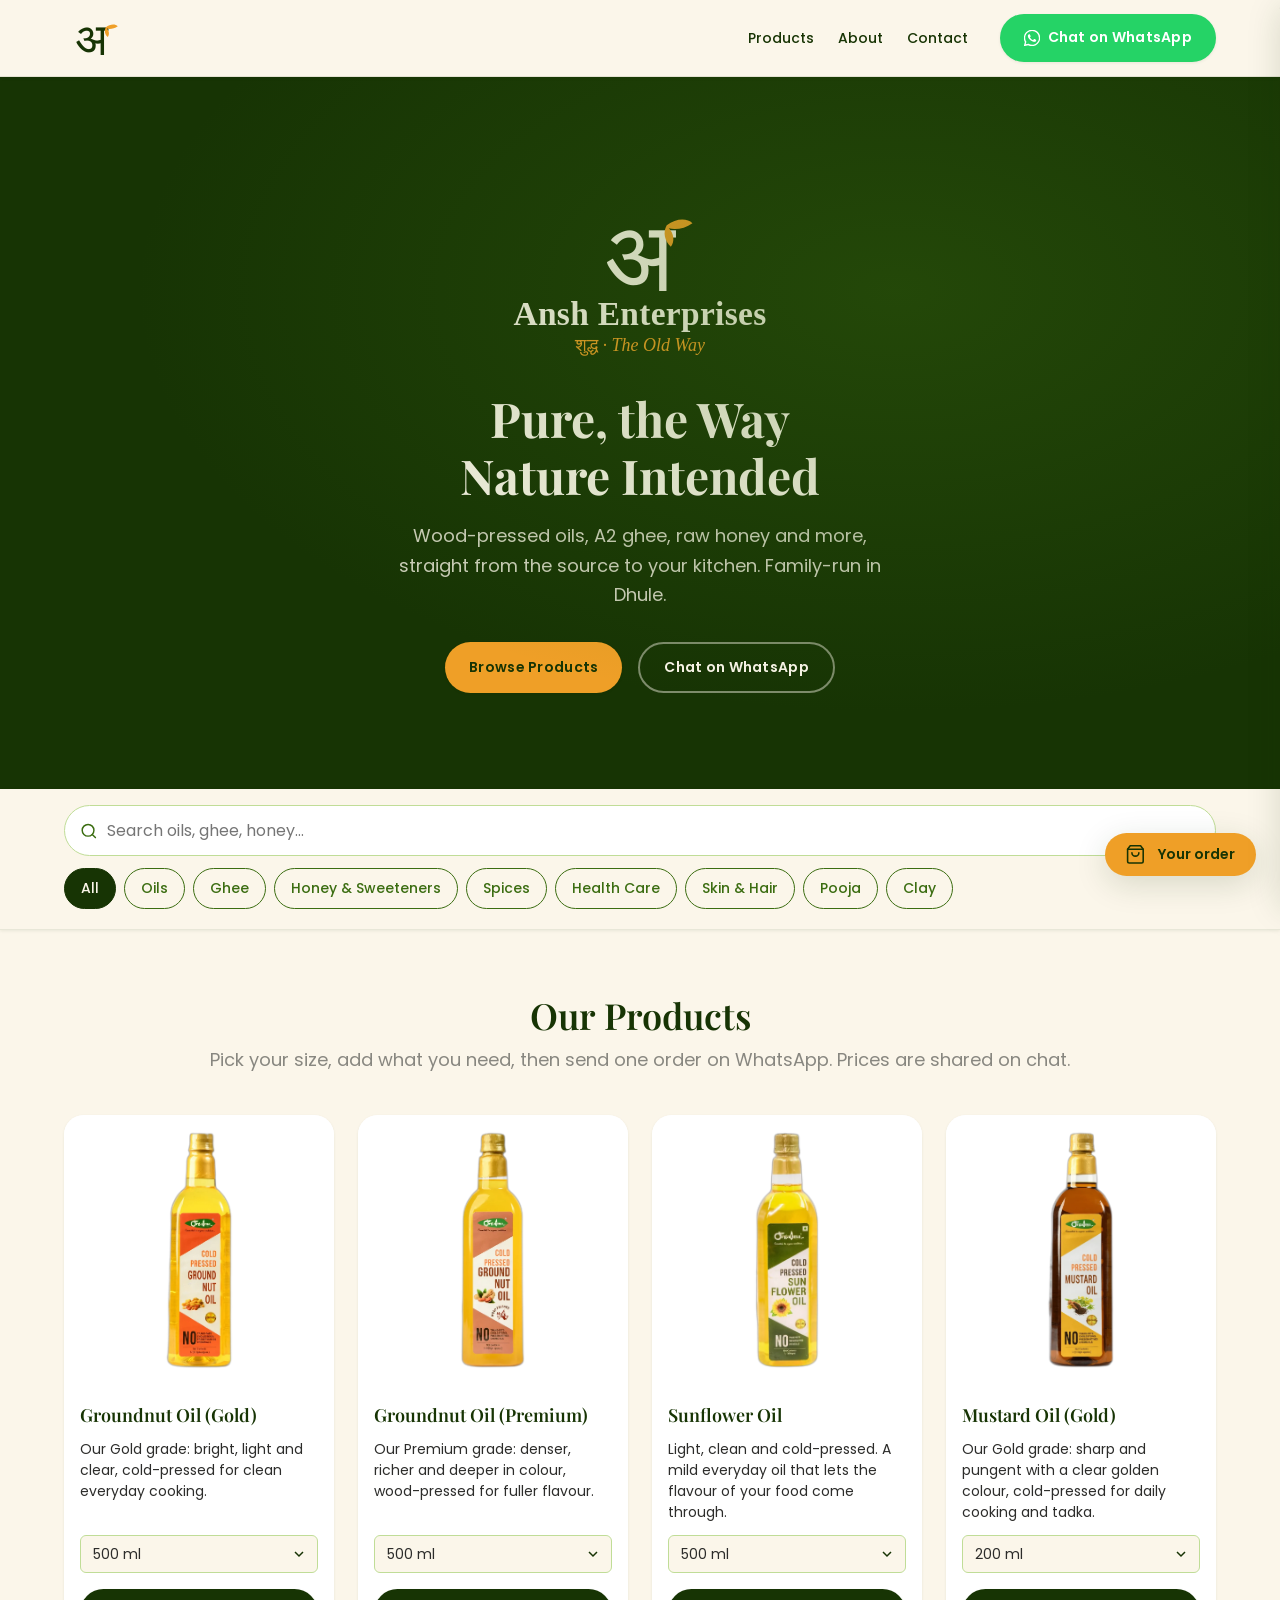
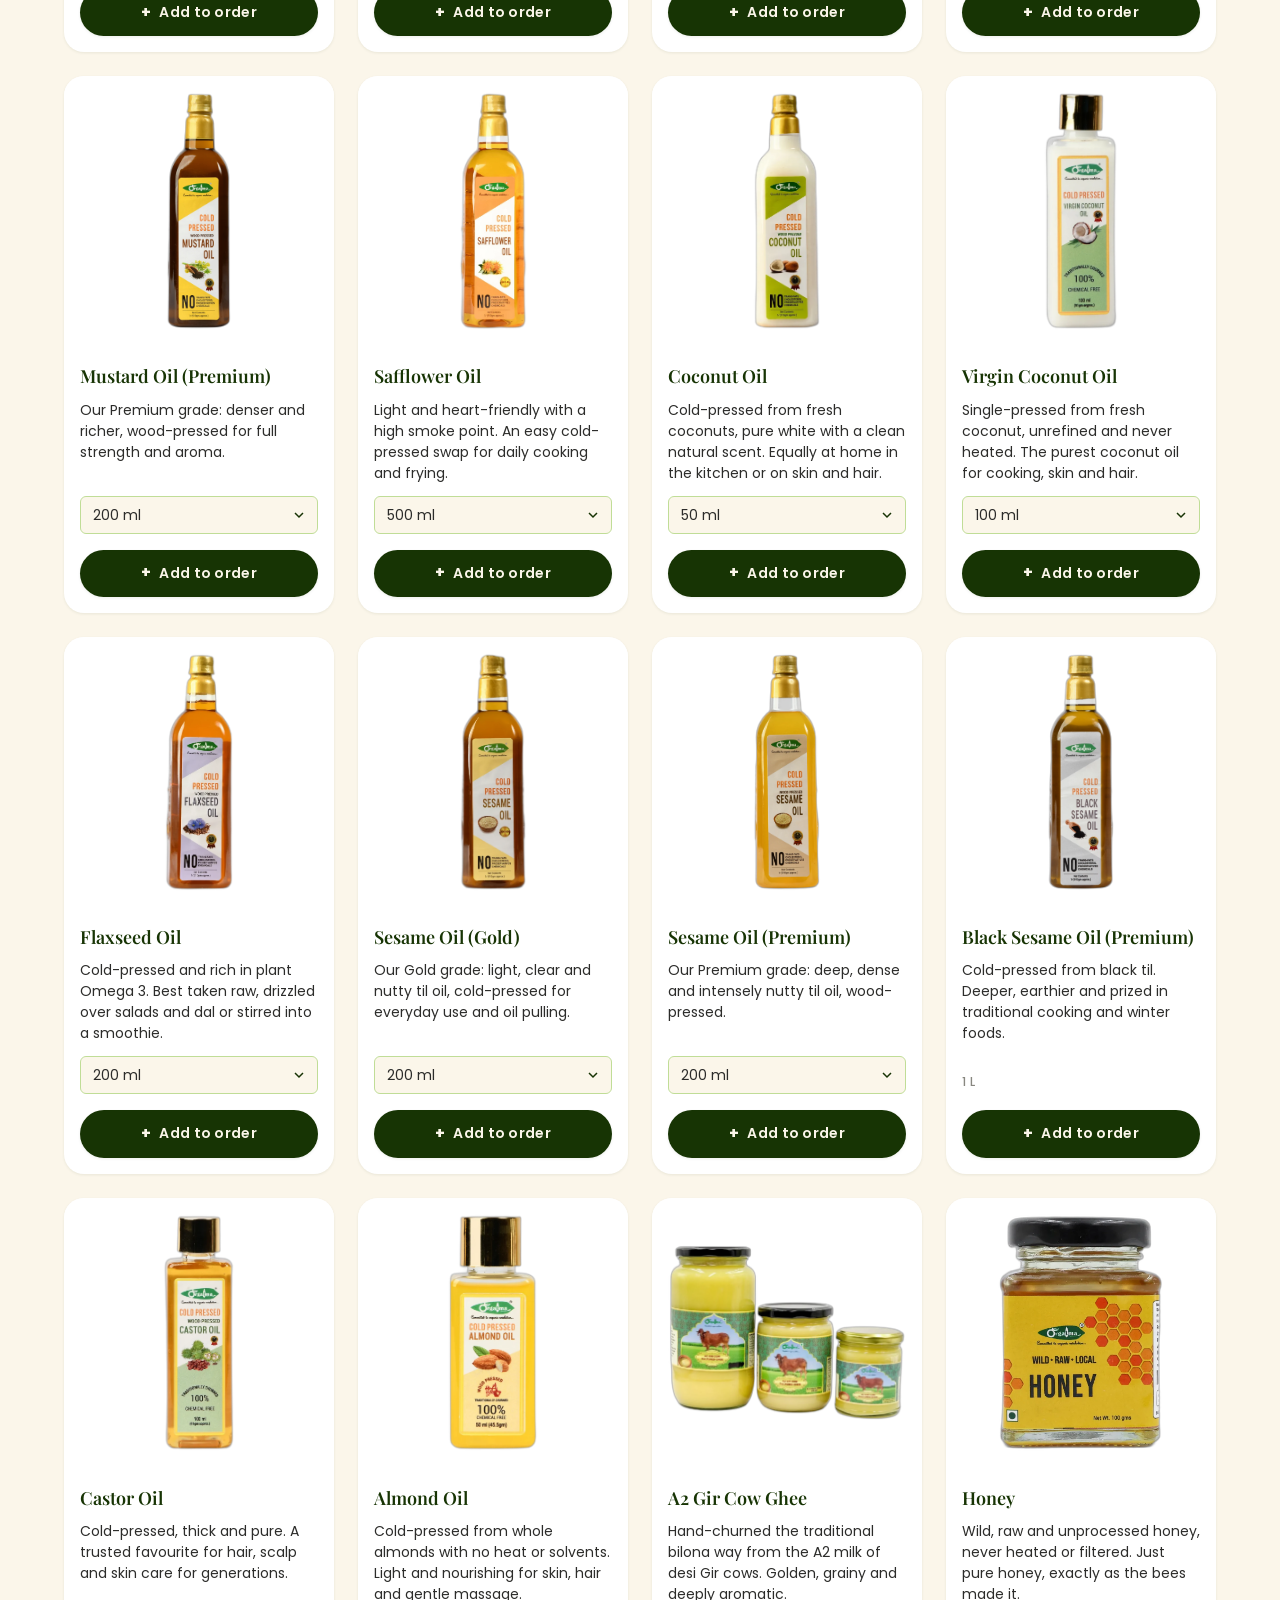
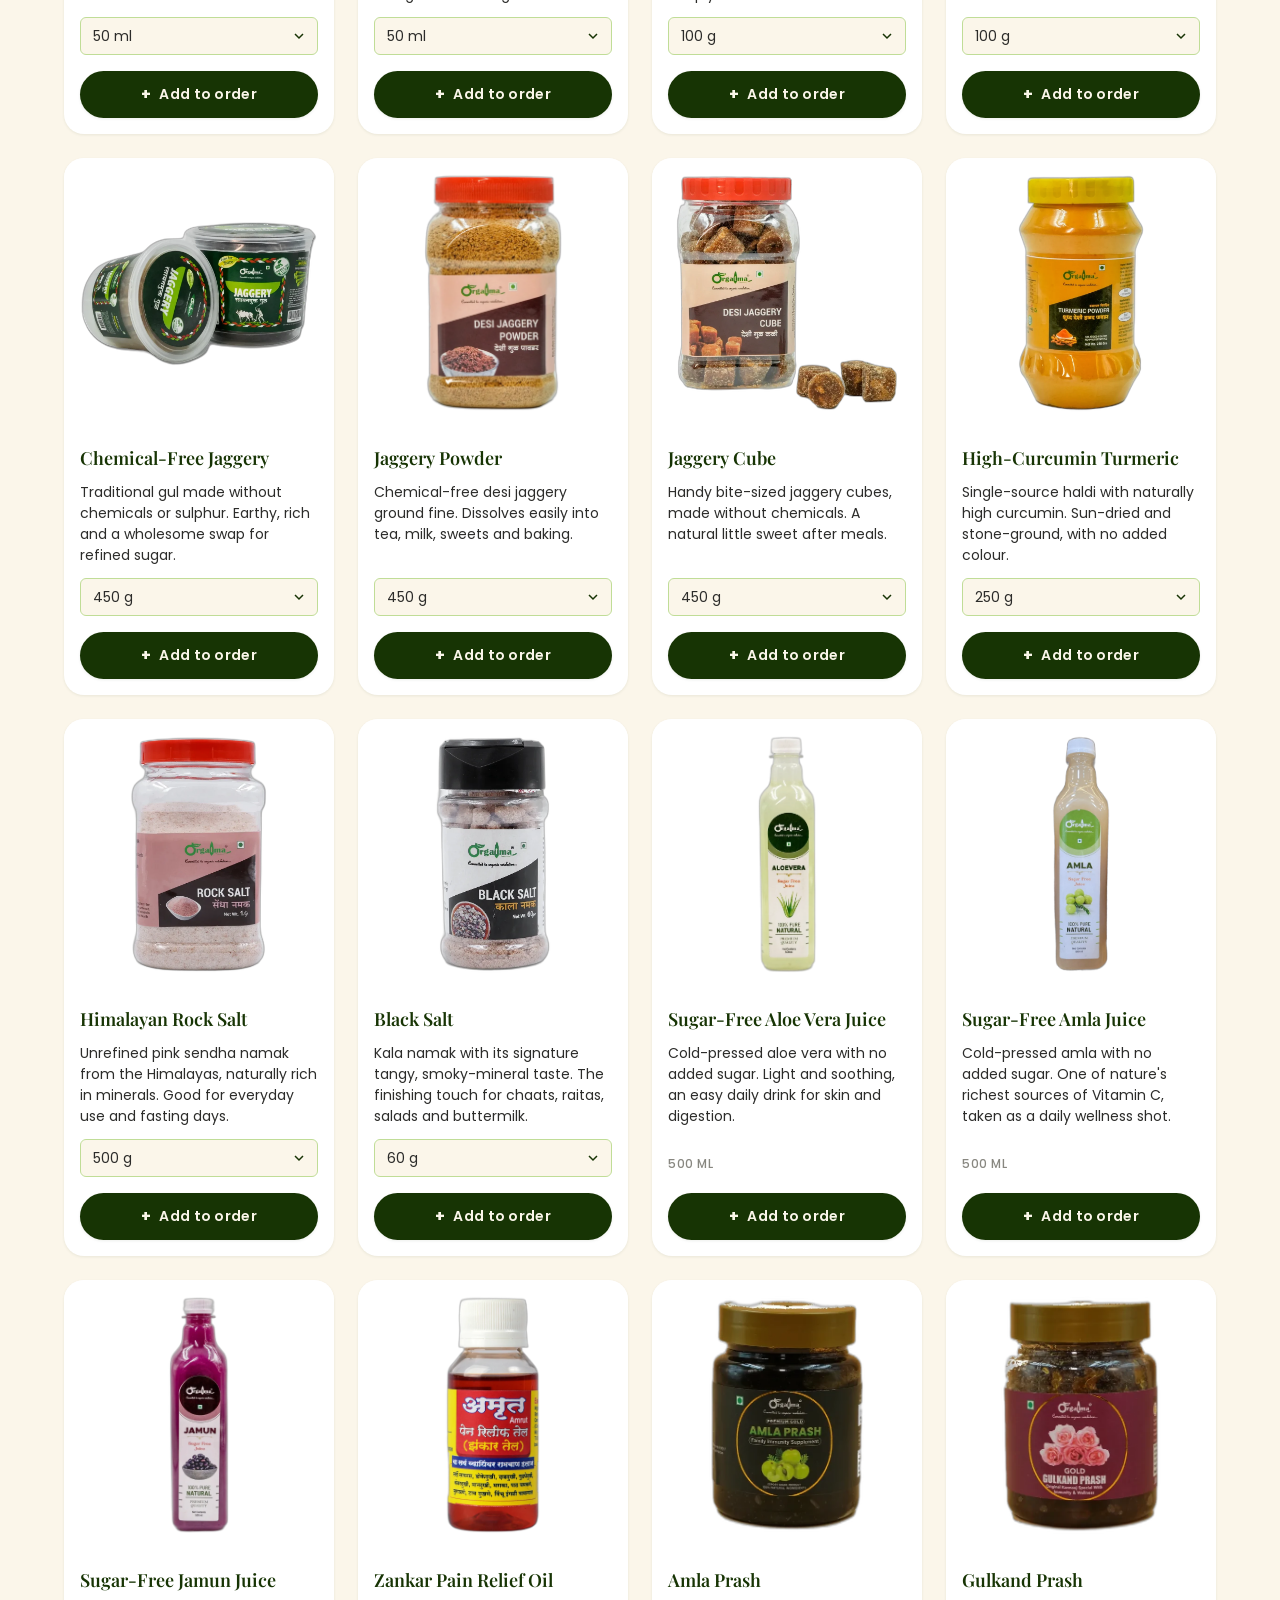
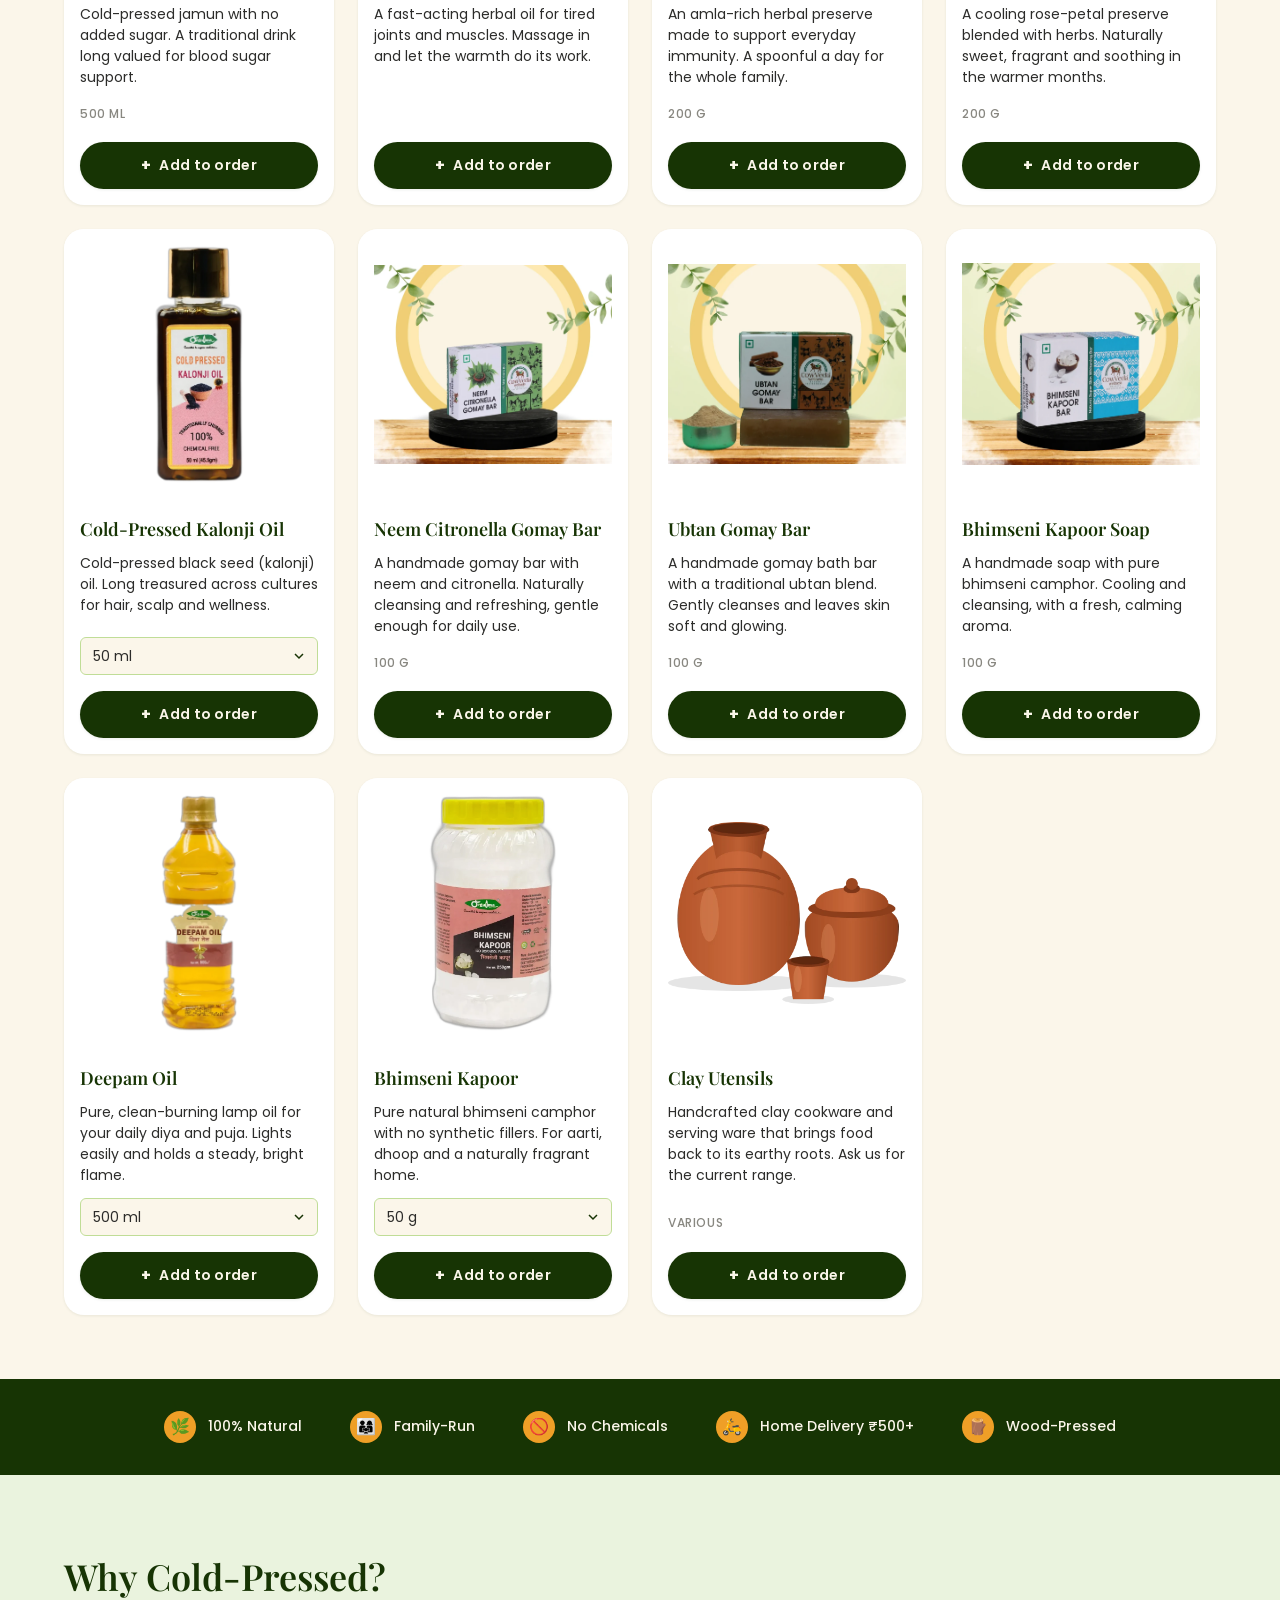
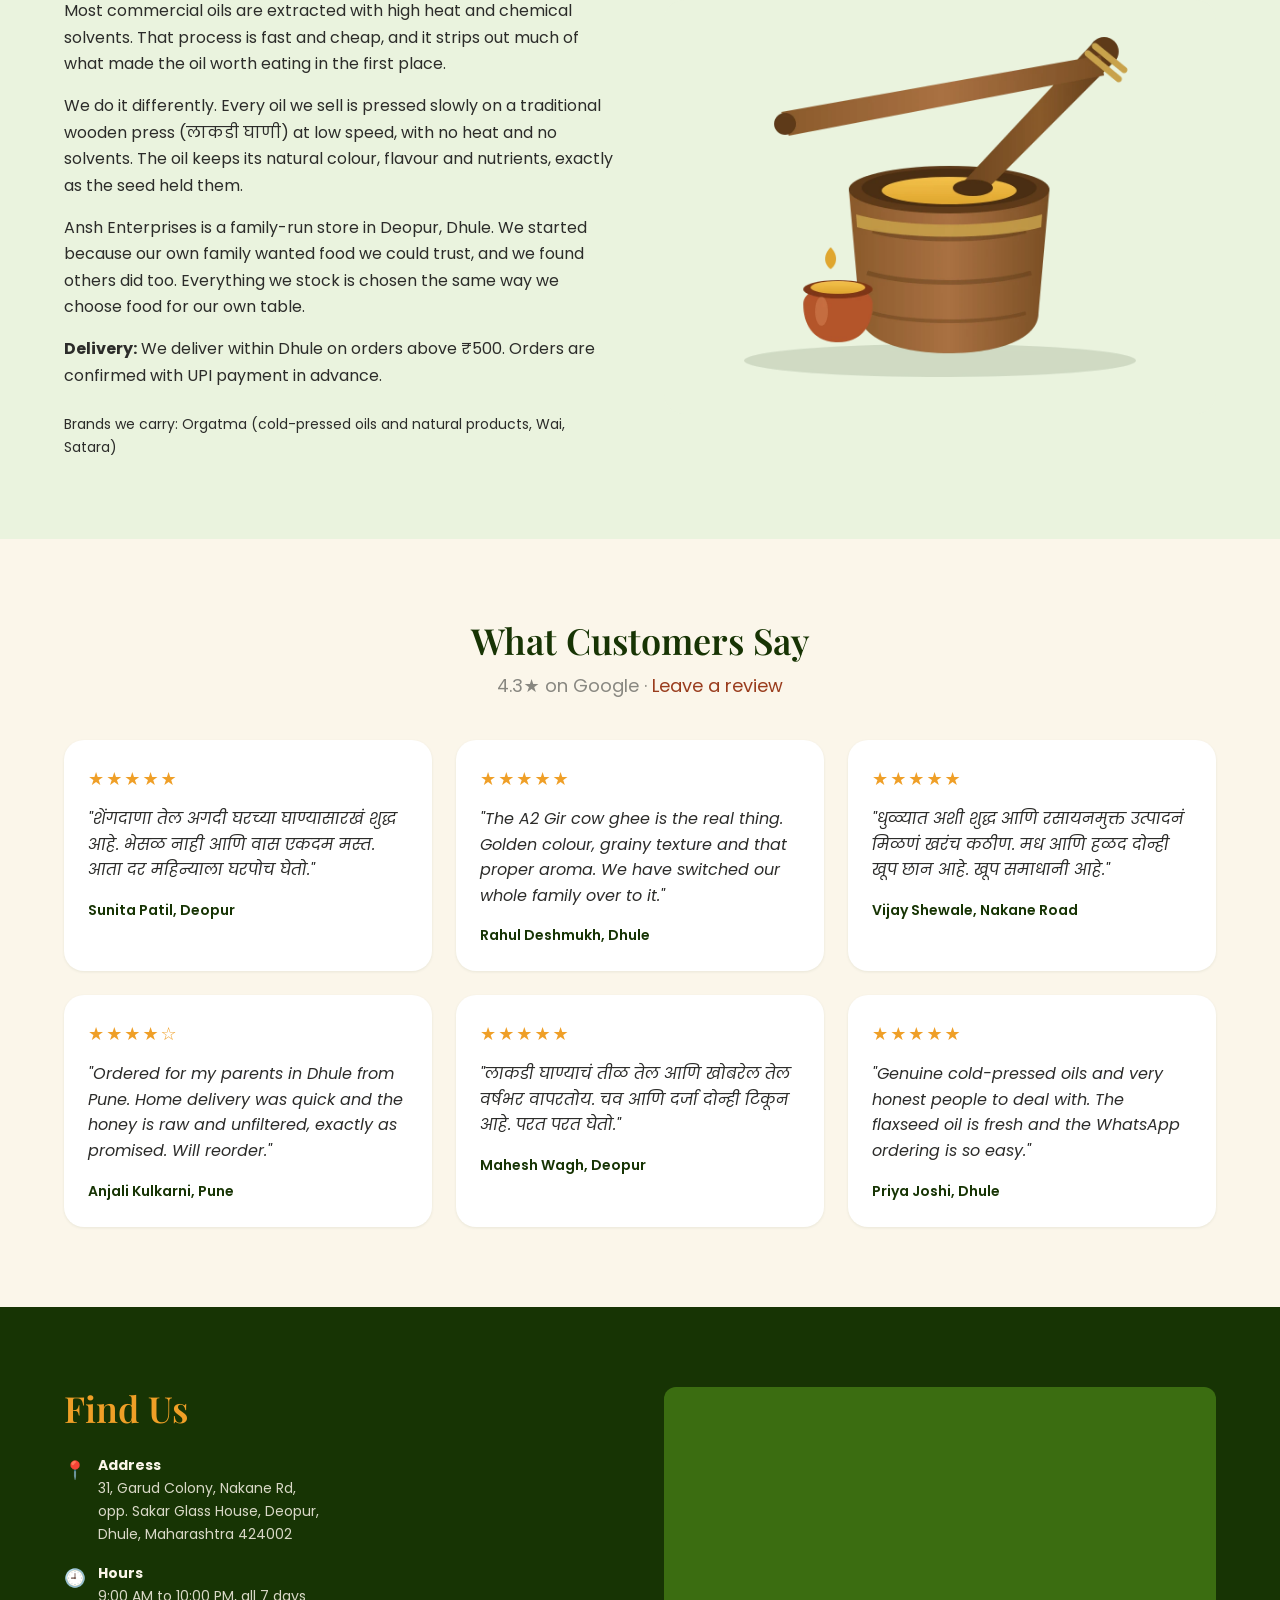
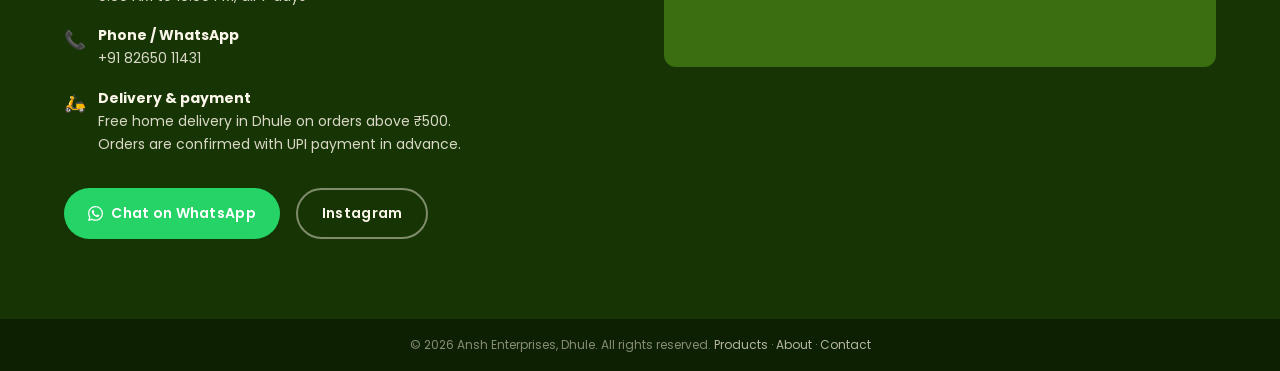
<file: index.html>
<!DOCTYPE html>
<html lang="en">
<head>
  <meta charset="UTF-8">
  <meta name="viewport" content="width=device-width, initial-scale=1.0">
  <title>Ansh Enterprises Dhule | Cold-Pressed Oil &amp; Natural Products | लाकडी घाणी तेल</title>
  <meta name="description" content="Ansh Enterprises, Dhule. Cold-pressed (लाकडी घाणी) oils, A2 gir cow ghee, natural honey and organic products. Home delivery in Dhule on orders above ₹500. Order on WhatsApp.">
  <meta name="keywords" content="cold pressed oil Dhule, लाकडी घाणी तेल धुळे, A2 gir cow ghee Dhule, organic store Dhule, wood pressed oil Maharashtra, Ansh Enterprises">

  <link rel="canonical" href="https://ankushpatil45.github.io/ansh-enterprises/">
  <link rel="icon" type="image/svg+xml" href="assets/img/favicon.svg?v=9">

  <!-- Open Graph -->
  <meta property="og:type"        content="website">
  <meta property="og:url"         content="https://ankushpatil45.github.io/ansh-enterprises/">
  <meta property="og:title"       content="Ansh Enterprises Dhule | Cold-Pressed Oils &amp; Natural Products">
  <meta property="og:description" content="Wood-pressed oils, A2 ghee, raw honey and more. Home delivery in Dhule. Order on WhatsApp.">
  <meta property="og:image"       content="https://ankushpatil45.github.io/ansh-enterprises/assets/img/og-image.png">
  <meta property="og:locale"      content="en_IN">
  <meta property="og:site_name"   content="Ansh Enterprises">

  <meta name="twitter:card"        content="summary_large_image">
  <meta name="twitter:title"       content="Ansh Enterprises Dhule | Cold-Pressed Oils">
  <meta name="twitter:description" content="Wood-pressed oils, A2 ghee, raw honey and more.">
  <meta name="twitter:image"       content="https://ankushpatil45.github.io/ansh-enterprises/assets/img/og-image.png">

  <link rel="preconnect" href="https://fonts.googleapis.com">
  <link rel="preconnect" href="https://fonts.gstatic.com" crossorigin>
  <link href="https://fonts.googleapis.com/css2?family=Playfair+Display:ital,wght@0,400;0,600;0,700;1,400&family=Poppins:wght@300;400;500;600&family=Noto+Serif+Devanagari:wght@400;500;600&display=swap" rel="stylesheet">

  <link rel="stylesheet" href="assets/css/styles.css?v=11">

  <script type="application/ld+json">
  {
    "@context": "https://schema.org",
    "@type": "LocalBusiness",
    "name": "Ansh Enterprises",
    "description": "Cold-pressed oils, A2 ghee, natural honey and organic products. Home delivery in Dhule.",
    "url": "https://ankushpatil45.github.io/ansh-enterprises",
    "telephone": "+918265011431",
    "priceRange": "₹₹",
    "address": {
      "@type": "PostalAddress",
      "streetAddress": "31, Garud Colony, Nakane Rd, opposite Sakar Glass House, Deopur",
      "addressLocality": "Dhule",
      "addressRegion": "Maharashtra",
      "postalCode": "424002",
      "addressCountry": "IN"
    },
    "geo": { "@type": "GeoCoordinates", "latitude": "20.9042", "longitude": "74.7749" },
    "openingHoursSpecification": {
      "@type": "OpeningHoursSpecification",
      "dayOfWeek": ["Monday","Tuesday","Wednesday","Thursday","Friday","Saturday","Sunday"],
      "opens": "09:00", "closes": "22:00"
    },
    "sameAs": [
      "https://www.instagram.com/ansh_cold_pressed_oil",
      "https://share.google/uxPhYZIj9RsNsyaWk"
    ]
  }
  </script>
</head>
<body>

  <!-- ============ HEADER ============ -->
  <header class="site-header" role="banner">
    <div class="container header-inner">
      <a href="#" class="site-logo" aria-label="Ansh Enterprises, home">
        <img src="assets/img/logo-mark.svg?v=9" alt="Ansh Enterprises" height="52">
      </a>

      <nav class="site-nav" aria-label="Main navigation">
        <ul class="nav-links" id="nav-links" role="list">
          <li><a href="#products">Products</a></li>
          <li><a href="#about">About</a></li>
          <li><a href="#contact">Contact</a></li>
        </ul>
        <div class="nav-cta" id="nav-cta">
          <a class="btn btn-whatsapp js-wa-general" href="#" target="_blank" rel="noopener noreferrer">
            Chat on WhatsApp
          </a>
        </div>
      </nav>

      <div class="header-actions">
        <a class="header-wa js-wa-general" href="#" target="_blank" rel="noopener noreferrer" aria-label="Chat with us on WhatsApp">
          <svg viewBox="0 0 24 24" fill="currentColor" aria-hidden="true"><path d="M17.472 14.382c-.297-.149-1.758-.867-2.03-.967-.273-.099-.471-.148-.67.15-.197.297-.767.966-.94 1.164-.173.199-.347.223-.644.075-.297-.15-1.255-.463-2.39-1.475-.883-.788-1.48-1.761-1.653-2.059-.173-.297-.018-.458.13-.606.134-.133.298-.347.446-.52.149-.174.198-.298.298-.497.099-.198.05-.371-.025-.52-.075-.149-.669-1.612-.916-2.207-.242-.579-.487-.5-.669-.51-.173-.008-.371-.01-.57-.01-.198 0-.52.074-.792.372-.272.297-1.04 1.016-1.04 2.479 0 1.462 1.065 2.875 1.213 3.074.149.198 2.096 3.2 5.077 4.487.709.306 1.262.489 1.694.625.712.227 1.36.195 1.871.118.571-.085 1.758-.719 2.006-1.413.248-.694.248-1.289.173-1.413-.074-.124-.272-.198-.57-.347m-5.421 7.403h-.004a9.87 9.87 0 01-5.031-1.378l-.361-.214-3.741.982.998-3.648-.235-.374a9.86 9.86 0 01-1.51-5.26c.001-5.45 4.436-9.884 9.888-9.884 2.64 0 5.122 1.03 6.988 2.898a9.825 9.825 0 012.893 6.994c-.003 5.45-4.437 9.884-9.885 9.884m8.413-18.297A11.815 11.815 0 0012.05 0C5.495 0 .16 5.335.157 11.892c0 2.096.547 4.142 1.588 5.945L.057 24l6.305-1.654a11.882 11.882 0 005.683 1.448h.005c6.554 0 11.89-5.335 11.893-11.893a11.821 11.821 0 00-3.48-8.413z"></path></svg>
        </a>
        <button class="hamburger" id="hamburger" aria-label="Open menu" aria-expanded="false" aria-controls="nav-links">
          <span></span><span></span><span></span>
        </button>
      </div>
    </div>
  </header>

  <main id="main-content">

    <!-- ============ HERO ============ -->
    <section class="hero" aria-labelledby="hero-heading">
      <div class="container">
        <img class="hero-logo" src="assets/img/logo-stacked-reversed.svg?v=9" alt="Ansh Enterprises" width="260">
        <h1 id="hero-heading" aria-label="Pure, the way nature intended">Pure, the Way<br>Nature Intended</h1>
        <p class="hero-sub">
          Wood-pressed oils, A2 ghee, raw honey and more,
          straight from the source to your kitchen. Family-run in Dhule.
        </p>
        <div class="hero-actions">
          <a class="btn btn-primary" href="#products">Browse Products</a>
          <a class="btn btn-secondary btn-on-dark js-wa-general" href="#" target="_blank" rel="noopener noreferrer">
            Chat on WhatsApp
          </a>
        </div>
      </div>
    </section>

    <!-- ============ SEARCH + CATEGORY NAV (sticky) ============ -->
    <div class="browse-bar" id="browse-bar">
      <div class="container">
        <div class="search-wrap">
          <span class="search-icon" aria-hidden="true">
            <svg viewBox="0 0 24 24" fill="none" stroke="currentColor" stroke-width="2" stroke-linecap="round" stroke-linejoin="round">
              <circle cx="11" cy="11" r="8"></circle>
              <path d="m21 21-4.3-4.3"></path>
            </svg>
          </span>
          <input type="search" id="product-search" class="search-input"
                 placeholder="Search oils, ghee, honey…" aria-label="Search products" autocomplete="off">
        </div>
        <nav class="category-nav" aria-label="Product categories">
          <div class="category-chips" id="category-chips" role="list"></div>
        </nav>
      </div>
    </div>

    <!-- ============ PRODUCT GRID ============ -->
    <section class="products-section section" id="products" aria-labelledby="products-heading">
      <div class="container">
        <div class="section-heading">
          <h2 id="products-heading">Our Products</h2>
          <p>Pick your size, add what you need, then send one order on WhatsApp. Prices are shared on chat.</p>
        </div>
        <div class="product-grid" id="product-grid" role="list">
          <p class="text-muted text-center" style="grid-column:1/-1">Loading products…</p>
        </div>
      </div>
    </section>

    <!-- ============ TRUST STRIP ============ -->
    <div class="trust-strip" aria-label="Our promises">
      <div class="container">
        <ul class="trust-items" role="list">
          <li class="trust-item"><span class="trust-item__icon" aria-hidden="true">🌿</span>100% Natural</li>
          <li class="trust-item"><span class="trust-item__icon" aria-hidden="true">👨‍👩‍👧</span>Family-Run</li>
          <li class="trust-item"><span class="trust-item__icon" aria-hidden="true">🚫</span>No Chemicals</li>
          <li class="trust-item"><span class="trust-item__icon" aria-hidden="true">🛵</span>Home Delivery ₹500+</li>
          <li class="trust-item"><span class="trust-item__icon" aria-hidden="true">🪵</span>Wood-Pressed</li>
        </ul>
      </div>
    </div>

    <!-- ============ ABOUT ============ -->
    <section class="section section--alt" id="about" aria-labelledby="about-heading">
      <div class="container">
        <div class="about-grid">
          <div class="about-text">
            <h2 id="about-heading">Why Cold-Pressed?</h2>
            <p>
              Most commercial oils are extracted with high heat and chemical solvents.
              That process is fast and cheap, and it strips out much of what made the oil
              worth eating in the first place.
            </p>
            <p>
              We do it differently. Every oil we sell is pressed slowly on a traditional
              wooden press (लाकडी घाणी) at low speed, with no heat and no solvents. The oil
              keeps its natural colour, flavour and nutrients, exactly as the seed held them.
            </p>
            <p>
              Ansh Enterprises is a family-run store in Deopur, Dhule. We started because
              our own family wanted food we could trust, and we found others did too.
              Everything we stock is chosen the same way we choose food for our own table.
            </p>
            <p>
              <strong>Delivery:</strong> We deliver within Dhule on orders above ₹500.
              Orders are confirmed with UPI payment in advance.
            </p>
            <p class="text-muted" style="font-size:var(--text-sm);margin-top:var(--space-6);">
              Brands we carry: Orgatma (cold-pressed oils and natural products, Wai, Satara)
            </p>
          </div>
          <div class="about-image">
            <img src="assets/img/ghani-illustration.webp" alt="Traditional wooden ghani (kolhu) pressing oil into a clay pot" loading="lazy" style="max-width:82%;max-height:82%;object-fit:contain;">
          </div>
        </div>
      </div>
    </section>

    <!-- ============ REVIEWS ============ -->
    <section class="section" id="reviews" aria-labelledby="reviews-heading">
      <div class="container">
        <div class="section-heading">
          <h2 id="reviews-heading">What Customers Say</h2>
          <p>4.3★ on Google ·
            <a href="https://g.page/r/CT4JK8Ze2bKzEBE/review" target="_blank" rel="noopener noreferrer" style="color:var(--color-terracotta-dk);">Leave a review</a>
          </p>
        </div>
        <div class="reviews-grid">
          <article class="review-card">
            <div class="review-stars" aria-label="5 out of 5 stars">★★★★★</div>
            <p class="review-text">"शेंगदाणा तेल अगदी घरच्या घाण्यासारखं शुद्ध आहे. भेसळ नाही आणि वास एकदम मस्त. आता दर महिन्याला घरपोच घेतो."</p>
            <p class="review-author">Sunita Patil, Deopur</p>
          </article>
          <article class="review-card">
            <div class="review-stars" aria-label="5 out of 5 stars">★★★★★</div>
            <p class="review-text">"The A2 Gir cow ghee is the real thing. Golden colour, grainy texture and that proper aroma. We have switched our whole family over to it."</p>
            <p class="review-author">Rahul Deshmukh, Dhule</p>
          </article>
          <article class="review-card">
            <div class="review-stars" aria-label="5 out of 5 stars">★★★★★</div>
            <p class="review-text">"धुळ्यात अशी शुद्ध आणि रसायनमुक्त उत्पादनं मिळणं खरंच कठीण. मध आणि हळद दोन्ही खूप छान आहे. खूप समाधानी आहे."</p>
            <p class="review-author">Vijay Shewale, Nakane Road</p>
          </article>
          <article class="review-card">
            <div class="review-stars" aria-label="4 out of 5 stars">★★★★☆</div>
            <p class="review-text">"Ordered for my parents in Dhule from Pune. Home delivery was quick and the honey is raw and unfiltered, exactly as promised. Will reorder."</p>
            <p class="review-author">Anjali Kulkarni, Pune</p>
          </article>
          <article class="review-card">
            <div class="review-stars" aria-label="5 out of 5 stars">★★★★★</div>
            <p class="review-text">"लाकडी घाण्याचं तीळ तेल आणि खोबरेल तेल वर्षभर वापरतोय. चव आणि दर्जा दोन्ही टिकून आहे. परत परत घेतो."</p>
            <p class="review-author">Mahesh Wagh, Deopur</p>
          </article>
          <article class="review-card">
            <div class="review-stars" aria-label="5 out of 5 stars">★★★★★</div>
            <p class="review-text">"Genuine cold-pressed oils and very honest people to deal with. The flaxseed oil is fresh and the WhatsApp ordering is so easy."</p>
            <p class="review-author">Priya Joshi, Dhule</p>
          </article>
        </div>
      </div>
    </section>

    <!-- ============ CONTACT ============ -->
    <section class="contact-section" id="contact" aria-labelledby="contact-heading">
      <div class="container">
        <div class="contact-grid">
          <div class="contact-info">
            <h2 id="contact-heading">Find Us</h2>

            <div class="contact-detail">
              <span class="contact-detail__icon" aria-hidden="true">📍</span>
              <div class="contact-detail__text">
                <strong>Address</strong>
                31, Garud Colony, Nakane Rd,<br>
                opp. Sakar Glass House, Deopur,<br>
                Dhule, Maharashtra 424002
              </div>
            </div>

            <div class="contact-detail">
              <span class="contact-detail__icon" aria-hidden="true">🕘</span>
              <div class="contact-detail__text">
                <strong>Hours</strong>
                9:00 AM to 10:00 PM, all 7 days
              </div>
            </div>

            <div class="contact-detail">
              <span class="contact-detail__icon" aria-hidden="true">📞</span>
              <div class="contact-detail__text">
                <strong>Phone / WhatsApp</strong>
                <a href="tel:+918265011431" style="color:rgba(251,246,234,.85);">+91 82650 11431</a>
              </div>
            </div>

            <div class="contact-detail">
              <span class="contact-detail__icon" aria-hidden="true">🛵</span>
              <div class="contact-detail__text">
                <strong>Delivery &amp; payment</strong>
                Free home delivery in Dhule on orders above ₹500.<br>
                Orders are confirmed with UPI payment in advance.
              </div>
            </div>

            <div style="margin-top:var(--space-8);display:flex;gap:var(--space-4);flex-wrap:wrap;">
              <a class="btn btn-whatsapp js-wa-general" href="#" target="_blank" rel="noopener noreferrer">Chat on WhatsApp</a>
              <a class="btn btn-secondary btn-on-dark" href="https://www.instagram.com/ansh_cold_pressed_oil" target="_blank" rel="noopener noreferrer">Instagram</a>
            </div>
          </div>

          <div class="map-embed">
            <iframe
              title="Ansh Enterprises location on Google Maps"
              src="https://www.google.com/maps/embed?pb=!1m18!1m12!1m3!1d232.9426092823126!2d74.7685775905538!3d20.909030482255268!2m3!1f0!2f0!3f0!3m2!1i1024!2i768!4f13.1!3m3!1m2!1s0x3bdec5f245f57a4f%3A0xb3b2d95ec62b093e!2zT1JHQVRNQSB8IEFOU0ggRU5URVJQUklTRVMgLSBDb2xkIFByZXNzZWQgT2lsICjgpLLgpL7gpJXgpKHgpYAg4KSY4KS-4KSj4KWN4KSv4KS-4KSa4KWHIOCktuClgeCkpuCljeCkpyDgpKTgpYfgpLIpIGFuZCBPcmdhbmljIFByb2R1Y3Rz!5e0!3m2!1sen!2sca!4v1782662063476!5m2!1sen!2sca"
              loading="lazy" referrerpolicy="strict-origin-when-cross-origin" allowfullscreen></iframe>
          </div>
        </div>
      </div>
    </section>

  </main>

  <!-- ============ FOOTER ============ -->
  <footer class="footer-bar" role="contentinfo">
    <div class="container">
      <p>© <span id="year"></span> Ansh Enterprises, Dhule. All rights reserved.
        <a href="#products">Products</a> · <a href="#about">About</a> · <a href="#contact">Contact</a>
      </p>
    </div>
  </footer>

  <!-- ============ ORDER BASKET (floating) ============ -->
  <button class="cart-fab" id="cart-fab" aria-label="View your order" aria-haspopup="dialog">
    <span class="cart-fab__icon" aria-hidden="true">
      <svg viewBox="0 0 24 24" fill="none" stroke="currentColor" stroke-width="1.8" stroke-linecap="round" stroke-linejoin="round">
        <path d="M6 2 3 6v14a2 2 0 0 0 2 2h14a2 2 0 0 0 2-2V6l-3-4Z"></path>
        <path d="M3 6h18"></path>
        <path d="M16 10a4 4 0 0 1-8 0"></path>
      </svg>
    </span>
    <span class="cart-fab__label">Your order</span>
    <span class="cart-fab__count" id="cart-count">0</span>
  </button>

  <div class="cart-overlay" id="cart-overlay"></div>

  <aside class="cart-drawer" id="cart-drawer" role="dialog" aria-modal="true" aria-labelledby="cart-title" aria-hidden="true">
    <div class="cart-drawer__head">
      <h3 id="cart-title">Your order</h3>
      <button class="cart-close" id="cart-close" aria-label="Close order panel">×</button>
    </div>

    <p class="cart-empty" id="cart-empty">
      Your order is empty. Add products and they will collect here, then send them all in one WhatsApp message.
    </p>

    <div class="cart-items" id="cart-items"></div>

    <div class="cart-footer" id="cart-footer">
      <p class="cart-note">No prices here. We will confirm prices and total on WhatsApp.</p>
      <a class="btn btn-whatsapp cart-send" id="cart-send" href="#" target="_blank" rel="noopener noreferrer">
        Send order on WhatsApp
      </a>
      <button class="cart-clear" id="cart-clear" type="button">Clear order</button>
    </div>
  </aside>

  <script>document.getElementById('year').textContent = new Date().getFullYear();</script>
  <script src="assets/js/main.js?v=11" defer></script>
</body>
</html>
</file>
<file: assets/css/styles.css>
/* ============================================================
   ANSH ENTERPRISES — Brand Stylesheet
   Brand system locked per PROJECT_BRIEF.md §3
   ============================================================ */

/* Fonts are loaded via <link> in index.html (avoid duplicate @import here) */

/* --- Design Tokens --- */
:root {
  /* Colors */
  --color-primary:       #173404; /* Forest Green */
  --color-leaf:          #3B6D11; /* Leaf Green */
  --color-gold:          #EF9F27; /* Gold / Accent */
  --color-terracotta:    #D85A30; /* Warm pop */
  --color-terracotta-dk: #993C1D; /* Deep terracotta / tagline */
  --color-cream:         #FBF6EA; /* Base / background */
  --color-sage:          #C0DD97; /* Sage light fill */
  --color-sage-pale:     #EAF3DE; /* Sage pale fill */
  --color-ink:           #2C2C2A; /* Body text */
  --color-muted:         #888780; /* Muted / captions */

  /* Typography */
  --font-serif:  'Playfair Display', Georgia, serif;
  --font-sans:   'Poppins', 'Inter', system-ui, sans-serif;

  /* Scale */
  --text-xs:   0.75rem;   /*  12px */
  --text-sm:   0.875rem;  /*  14px */
  --text-base: 1rem;      /*  16px */
  --text-lg:   1.125rem;  /*  18px */
  --text-xl:   1.25rem;   /*  20px */
  --text-2xl:  1.5rem;    /*  24px */
  --text-3xl:  1.875rem;  /*  30px */
  --text-4xl:  2.25rem;   /*  36px */
  --text-5xl:  3rem;      /*  48px */

  /* Spacing */
  --space-1:  0.25rem;
  --space-2:  0.5rem;
  --space-3:  0.75rem;
  --space-4:  1rem;
  --space-6:  1.5rem;
  --space-8:  2rem;
  --space-10: 2.5rem;
  --space-12: 3rem;
  --space-16: 4rem;
  --space-20: 5rem;
  --space-24: 6rem;

  /* Layout */
  --header-h:       4.75rem;
  --max-width:      1200px;
  --radius-sm:      0.375rem;
  --radius-md:      0.75rem;
  --radius-lg:      1.25rem;
  --radius-full:    9999px;

  /* Shadows */
  --shadow-sm:   0 1px 3px rgba(23,52,4,.08);
  --shadow-md:   0 4px 16px rgba(23,52,4,.12);
  --shadow-lg:   0 8px 32px rgba(23,52,4,.15);

  /* Transitions */
  --transition: 200ms ease;
}

/* --- Reset & Base --- */
*, *::before, *::after { box-sizing: border-box; margin: 0; padding: 0; }

html {
  scroll-behavior: smooth;
  font-size: 16px;
  -webkit-text-size-adjust: 100%;
}

body {
  font-family: var(--font-sans);
  font-size: var(--text-base);
  line-height: 1.65;
  color: var(--color-ink);
  background-color: var(--color-cream);
  -webkit-font-smoothing: antialiased;
}

img, svg { display: block; max-width: 100%; }
a { color: inherit; text-decoration: none; }
ul, ol { list-style: none; }
button { cursor: pointer; border: none; background: none; font: inherit; }

/* --- Typography utilities --- */
.font-serif  { font-family: var(--font-serif); }
.font-sans   { font-family: var(--font-sans); }

h1, h2, h3, h4 {
  font-family: var(--font-serif);
  line-height: 1.2;
  color: var(--color-primary);
}

h1 { font-size: clamp(var(--text-3xl), 5vw, var(--text-5xl)); font-weight: 700; }
h2 { font-size: clamp(var(--text-2xl), 3vw, var(--text-4xl)); font-weight: 600; }
h3 { font-size: var(--text-xl); font-weight: 600; }
h4 { font-size: var(--text-lg); font-weight: 600; }

p { margin-bottom: var(--space-4); }
p:last-child { margin-bottom: 0; }

/* --- Layout helpers --- */
.container {
  width: 100%;
  max-width: var(--max-width);
  margin-inline: auto;
  padding-inline: var(--space-6);
}

.section {
  padding-block: var(--space-20);
}

.section--alt {
  background-color: var(--color-sage-pale);
}

.section--dark {
  background-color: var(--color-primary);
  color: var(--color-cream);
}

.section--dark h1,
.section--dark h2,
.section--dark h3,
.section--dark h4 {
  color: var(--color-cream);
}

/* --- Buttons --- */
.btn {
  display: inline-flex;
  align-items: center;
  gap: var(--space-2);
  padding: var(--space-3) var(--space-6);
  border-radius: var(--radius-full);
  font-family: var(--font-sans);
  font-size: var(--text-sm);
  font-weight: 600;
  letter-spacing: 0.02em;
  transition: transform var(--transition), box-shadow var(--transition), background var(--transition);
  white-space: nowrap;
}

.btn:hover  { transform: translateY(-2px); }
.btn:active { transform: translateY(0); }

/* Primary — Gold on Forest */
.btn-primary {
  background-color: var(--color-gold);
  color: var(--color-primary);
  box-shadow: var(--shadow-sm);
}
.btn-primary:hover { background-color: #f5b340; box-shadow: var(--shadow-md); }

/* Secondary — Forest border/text on Cream */
.btn-secondary {
  background-color: transparent;
  color: var(--color-primary);
  border: 2px solid var(--color-primary);
}
.btn-secondary:hover { background-color: var(--color-primary); color: var(--color-cream); }

/* WhatsApp — specific green */
.btn-whatsapp {
  background-color: #25D366;
  color: #fff;
  box-shadow: var(--shadow-sm);
}
.btn-whatsapp:hover { background-color: #1ebe5d; box-shadow: var(--shadow-md); }

/* WhatsApp icon prefix */
.btn-whatsapp::before {
  content: '';
  display: inline-block;
  width: 1.1em;
  height: 1.1em;
  background: url("data:image/svg+xml,%3Csvg xmlns='http://www.w3.org/2000/svg' viewBox='0 0 24 24' fill='white'%3E%3Cpath d='M17.472 14.382c-.297-.149-1.758-.867-2.03-.967-.273-.099-.471-.148-.67.15-.197.297-.767.966-.94 1.164-.173.199-.347.223-.644.075-.297-.15-1.255-.463-2.39-1.475-.883-.788-1.48-1.761-1.653-2.059-.173-.297-.018-.458.13-.606.134-.133.298-.347.446-.52.149-.174.198-.298.298-.497.099-.198.05-.371-.025-.52-.075-.149-.669-1.612-.916-2.207-.242-.579-.487-.5-.669-.51-.173-.008-.371-.01-.57-.01-.198 0-.52.074-.792.372-.272.297-1.04 1.016-1.04 2.479 0 1.462 1.065 2.875 1.213 3.074.149.198 2.096 3.2 5.077 4.487.709.306 1.262.489 1.694.625.712.227 1.36.195 1.871.118.571-.085 1.758-.719 2.006-1.413.248-.694.248-1.289.173-1.413-.074-.124-.272-.198-.57-.347m-5.421 7.403h-.004a9.87 9.87 0 01-5.031-1.378l-.361-.214-3.741.982.998-3.648-.235-.374a9.86 9.86 0 01-1.51-5.26c.001-5.45 4.436-9.884 9.888-9.884 2.64 0 5.122 1.03 6.988 2.898a9.825 9.825 0 012.893 6.994c-.003 5.45-4.437 9.884-9.885 9.884m8.413-18.297A11.815 11.815 0 0012.05 0C5.495 0 .16 5.335.157 11.892c0 2.096.547 4.142 1.588 5.945L.057 24l6.305-1.654a11.882 11.882 0 005.683 1.448h.005c6.554 0 11.89-5.335 11.893-11.893a11.821 11.821 0 00-3.48-8.413z'/%3E%3C/svg%3E") no-repeat center / contain;
}

/* --- Header / Nav --- */
.site-header {
  position: sticky;
  top: 0;
  z-index: 100;
  background-color: var(--color-cream);
  border-bottom: 1px solid rgba(23,52,4,.1);
  box-shadow: var(--shadow-sm);
}

.header-inner {
  display: flex;
  align-items: center;
  justify-content: space-between;
  height: var(--header-h);
}

.site-logo {
  display: flex;
  align-items: center;
  gap: var(--space-3);
  flex-shrink: 0;
}

.site-logo img,
.site-logo svg {
  height: 3.25rem;
  width: auto;
}

.site-nav {
  display: flex;
  align-items: center;
  gap: var(--space-8);
}

.nav-links {
  display: flex;
  gap: var(--space-6);
}

.nav-links a {
  font-size: var(--text-sm);
  font-weight: 500;
  color: var(--color-primary);
  transition: color var(--transition);
}

.nav-links a:hover { color: var(--color-gold); }

.nav-cta { display: flex; align-items: center; }

/* Header actions (WhatsApp quick-contact + hamburger) — mobile only */
.header-actions { display: none; align-items: center; gap: var(--space-2); }

.header-wa {
  width: 44px;
  height: 44px;
  border-radius: var(--radius-full);
  background: #25D366;
  color: #fff;
  display: flex;
  align-items: center;
  justify-content: center;
  flex: none;
  box-shadow: var(--shadow-sm);
}
.header-wa svg { width: 22px; height: 22px; }
.header-wa:active { transform: scale(0.95); }

.hamburger {
  display: none;
  flex-direction: column;
  justify-content: center;
  align-items: center;
  gap: 5px;
  min-width: 44px;
  min-height: 44px;
  padding: var(--space-2);
}
.hamburger span {
  display: block;
  width: 22px;
  height: 2px;
  background: var(--color-primary);
  border-radius: 2px;
  transition: var(--transition);
}

/* Mobile nav */
@media (max-width: 768px) {
  .nav-links, .nav-cta { display: none; }

  .nav-links.open {
    display: flex;
    flex-direction: column;
    position: absolute;
    top: var(--header-h);
    left: 0;
    right: 0;
    background: var(--color-cream);
    border-bottom: 2px solid var(--color-sage-pale);
    padding: var(--space-4) var(--space-6);
    gap: var(--space-4);
    box-shadow: var(--shadow-md);
  }

  .nav-cta.open { display: flex; padding: var(--space-3) var(--space-6) var(--space-5); }

  .hamburger { display: flex; }
}

/* --- Hero --- */
.hero {
  background-color: var(--color-primary);
  color: var(--color-cream);
  padding-block: var(--space-24);
  text-align: center;
  position: relative;
  overflow: hidden;
}

/* Subtle leaf watermark */
.hero::before {
  content: '';
  position: absolute;
  inset: 0;
  background: radial-gradient(ellipse at 70% 30%, rgba(59,109,17,.35) 0%, transparent 60%);
  pointer-events: none;
}

.hero h1 { color: var(--color-cream); margin-bottom: var(--space-4); }

.hero-tagline {
  font-family: var(--font-serif);
  font-size: var(--text-xl);
  color: var(--color-gold);
  margin-bottom: var(--space-3);
  font-style: italic;
}

.hero-sub {
  font-size: var(--text-lg);
  color: rgba(251,246,234,.8);
  max-width: 520px;
  margin-inline: auto;
  margin-bottom: var(--space-8);
}

.hero-actions {
  display: flex;
  gap: var(--space-4);
  justify-content: center;
  flex-wrap: wrap;
}

.hero-logo {
  width: clamp(260px, 60vw, 360px);
  height: auto;
  margin-inline: auto;
  margin-bottom: var(--space-6);
}

.btn-on-dark {
  color: var(--color-cream);
  border-color: rgba(251,246,234,.45);
}
.btn-on-dark:hover {
  background-color: var(--color-cream);
  color: var(--color-primary);
}

/* --- Browse bar: sticky search + categories --- */
.browse-bar {
  position: sticky;
  top: var(--header-h);
  z-index: 90;
  background-color: var(--color-cream);
  border-bottom: 1px solid rgba(23,52,4,.08);
  box-shadow: var(--shadow-sm);
  padding-block: var(--space-4);
}

.search-wrap {
  position: relative;
  margin-bottom: var(--space-3);
}

.search-icon {
  position: absolute;
  left: var(--space-4);
  top: 50%;
  transform: translateY(-50%);
  width: 1.1rem;
  height: 1.1rem;
  color: var(--color-leaf);
  pointer-events: none;
}
.search-icon svg { width: 100%; height: 100%; display: block; }

.search-input {
  width: 100%;
  padding: var(--space-3) var(--space-4) var(--space-3) calc(var(--space-4) + 1.6rem);
  border: 1.5px solid var(--color-sage);
  border-radius: var(--radius-full);
  background: #fff;
  font-family: var(--font-sans);
  font-size: var(--text-base);
  color: var(--color-ink);
  transition: border-color var(--transition), box-shadow var(--transition);
}
.search-input:focus {
  outline: none;
  border-color: var(--color-leaf);
  box-shadow: 0 0 0 3px rgba(59,109,17,.15);
}

.category-nav { background: transparent; border: none; }

.category-chips {
  display: flex;
  gap: var(--space-2);
  overflow-x: auto;
  scrollbar-width: none;
  padding-bottom: var(--space-1);
}
.category-chips::-webkit-scrollbar { display: none; }

.chip {
  flex-shrink: 0;
  padding: var(--space-2) var(--space-4);
  border-radius: var(--radius-full);
  border: 1.5px solid var(--color-leaf);
  color: var(--color-leaf);
  font-size: var(--text-sm);
  font-weight: 500;
  transition: background var(--transition), color var(--transition);
  white-space: nowrap;
}

.chip:hover,
.chip.active {
  background-color: var(--color-primary);
  border-color: var(--color-primary);
  color: var(--color-cream);
}

/* --- Product Grid --- */
.products-section { padding-block: var(--space-16); }

.section-heading {
  text-align: center;
  margin-bottom: var(--space-10);
}

.section-heading h2 { margin-bottom: var(--space-2); }

.section-heading p {
  color: var(--color-muted);
  font-size: var(--text-lg);
  margin: 0;
}

.product-grid {
  display: grid;
  grid-template-columns: repeat(auto-fill, minmax(220px, 1fr));
  gap: var(--space-6);
}

.product-card {
  background: #fff;
  border-radius: var(--radius-lg);
  overflow: hidden;
  box-shadow: var(--shadow-sm);
  transition: transform var(--transition), box-shadow var(--transition);
  display: flex;
  flex-direction: column;
}

.product-card:hover {
  transform: translateY(-4px);
  box-shadow: var(--shadow-lg);
}

.product-card__image {
  aspect-ratio: 1 / 1;
  background-color: #fff;
  display: flex;
  align-items: center;
  justify-content: center;
  overflow: hidden;
  padding: var(--space-4);
}

.product-card__image img {
  max-width: 100%;
  max-height: 100%;
  width: auto;
  height: auto;
  object-fit: contain;
}

.product-card__image--placeholder {
  color: var(--color-sage);
  font-size: 3rem;
}

.product-card__body {
  padding: var(--space-4);
  flex: 1;
  display: flex;
  flex-direction: column;
  gap: var(--space-2);
}

.product-card__name {
  font-family: var(--font-serif);
  font-size: var(--text-lg);
  font-weight: 600;
  color: var(--color-primary);
}

.product-card__size {
  font-size: var(--text-xs);
  color: var(--color-muted);
  font-weight: 500;
  text-transform: uppercase;
  letter-spacing: 0.05em;
}

.product-card__desc {
  font-size: var(--text-sm);
  color: var(--color-ink);
  flex: 1;
  line-height: 1.5;
}

.product-card__footer {
  padding: 0 var(--space-4) var(--space-4);
}

.product-card .btn {
  width: 100%;
  justify-content: center;
}

.product-card--oos .product-card__name { opacity: .6; }

.badge-oos {
  display: inline-block;
  font-size: var(--text-xs);
  background: #f3ede4;
  color: var(--color-muted);
  border-radius: var(--radius-sm);
  padding: 2px 8px;
  font-weight: 500;
}

/* --- About --- */
.about-grid {
  display: grid;
  grid-template-columns: 1fr 1fr;
  gap: var(--space-12);
  align-items: center;
}

.about-text p { color: var(--color-ink); }

.about-image {
  background: var(--color-sage-pale);
  border-radius: var(--radius-lg);
  aspect-ratio: 4/3;
  display: flex;
  align-items: center;
  justify-content: center;
  overflow: hidden;
}

@media (max-width: 768px) {
  .about-grid { grid-template-columns: 1fr; }
  .about-image { order: -1; }
}

/* --- Trust Strip --- */
.trust-strip {
  background-color: var(--color-primary);
  padding-block: var(--space-8);
}

.trust-items {
  display: flex;
  flex-wrap: wrap;
  justify-content: center;
  gap: var(--space-6) var(--space-12);
}

.trust-item {
  display: flex;
  align-items: center;
  gap: var(--space-3);
  color: var(--color-cream);
  font-size: var(--text-sm);
  font-weight: 500;
}

.trust-item__icon {
  width: 2rem;
  height: 2rem;
  background: var(--color-gold);
  border-radius: var(--radius-full);
  display: flex;
  align-items: center;
  justify-content: center;
  font-size: 1rem;
  flex-shrink: 0;
}

/* --- Reviews --- */
.reviews-grid {
  display: grid;
  grid-template-columns: repeat(auto-fill, minmax(280px, 1fr));
  gap: var(--space-6);
}

.review-card {
  background: #fff;
  border-radius: var(--radius-lg);
  padding: var(--space-6);
  box-shadow: var(--shadow-sm);
}

.review-stars {
  color: var(--color-gold);
  font-size: var(--text-lg);
  margin-bottom: var(--space-3);
  letter-spacing: 2px;
}

.review-text {
  font-style: italic;
  color: var(--color-ink);
  margin-bottom: var(--space-4);
  line-height: 1.6;
}

.review-author {
  font-size: var(--text-sm);
  font-weight: 600;
  color: var(--color-primary);
}

/* --- Contact / Footer --- */
.contact-section {
  background: var(--color-primary);
  color: var(--color-cream);
  padding-block: var(--space-20);
}

.contact-grid {
  display: grid;
  grid-template-columns: 1fr 1fr;
  gap: var(--space-12);
}

.contact-info h2 { color: var(--color-gold); margin-bottom: var(--space-6); }

.contact-detail {
  display: flex;
  gap: var(--space-3);
  margin-bottom: var(--space-4);
  font-size: var(--text-sm);
  align-items: flex-start;
}

.contact-detail__icon { font-size: 1.1rem; margin-top: 2px; }

.contact-detail__text { color: rgba(251,246,234,.85); }
.contact-detail__text strong { color: var(--color-cream); display: block; }

.map-embed {
  border-radius: var(--radius-md);
  overflow: hidden;
  height: 280px;
  background: var(--color-leaf);
  display: flex;
  align-items: center;
  justify-content: center;
  color: var(--color-sage);
  font-size: var(--text-sm);
}

.map-embed iframe { width: 100%; height: 100%; border: 0; }

@media (max-width: 768px) {
  .contact-grid { grid-template-columns: 1fr; }
}

/* --- Footer bar --- */
.footer-bar {
  background: #0e2002;
  color: rgba(251,246,234,.5);
  padding-block: var(--space-4);
  text-align: center;
  font-size: var(--text-xs);
}

.footer-bar a { color: rgba(251,246,234,.7); }
.footer-bar a:hover { color: var(--color-gold); }

/* --- Utility --- */
.visually-hidden {
  position: absolute;
  width: 1px; height: 1px;
  overflow: hidden;
  clip: rect(0,0,0,0);
  white-space: nowrap;
}

.text-gold       { color: var(--color-gold); }
.text-terracotta { color: var(--color-terracotta); }
.text-muted      { color: var(--color-muted); }
.text-center     { text-align: center; }
.mt-4  { margin-top: var(--space-4); }
.mt-8  { margin-top: var(--space-8); }
.mb-4  { margin-bottom: var(--space-4); }
.mb-8  { margin-bottom: var(--space-8); }

/* ============================================================
   Size selector + Add to order + Basket (added in revision)
   ============================================================ */

/* --- Size row on product card --- */
.product-card__size-row { margin-top: var(--space-1); }

.product-card__size-select {
  width: 100%;
  padding: var(--space-2) var(--space-3);
  border: 1.5px solid var(--color-sage);
  border-radius: var(--radius-sm);
  background: var(--color-cream);
  font-family: var(--font-sans);
  font-size: var(--text-sm);
  color: var(--color-ink);
  cursor: pointer;
  appearance: none;
  background-image: url("data:image/svg+xml,%3Csvg xmlns='http://www.w3.org/2000/svg' viewBox='0 0 12 12'%3E%3Cpath d='M2 4l4 4 4-4' fill='none' stroke='%23173404' stroke-width='1.5'/%3E%3C/svg%3E");
  background-repeat: no-repeat;
  background-position: right var(--space-3) center;
  background-size: 12px;
  padding-right: var(--space-8);
}
.product-card__size-select:focus {
  outline: none;
  border-color: var(--color-leaf);
}

/* --- Add to order button --- */
.btn-add {
  width: 100%;
  justify-content: center;
  background-color: var(--color-primary);
  color: var(--color-cream);
  box-shadow: var(--shadow-sm);
}
.btn-add:hover { background-color: var(--color-leaf); box-shadow: var(--shadow-md); }
.btn-add--done { background-color: var(--color-leaf); }
.btn-add span { font-size: 1.1em; font-weight: 700; line-height: 1; }

/* ============================================================
   Floating basket (FAB)
   ============================================================ */
.cart-fab {
  position: fixed;
  right: var(--space-6);
  bottom: var(--space-6);
  z-index: 200;
  display: inline-flex;
  align-items: center;
  gap: var(--space-3);
  padding: 0.7rem 1.3rem;
  border-radius: var(--radius-full);
  background-color: var(--color-gold);
  color: var(--color-primary);
  font-family: var(--font-sans);
  font-weight: 600;
  font-size: var(--text-sm);
  line-height: 1;
  box-shadow: var(--shadow-lg);
  transition: transform var(--transition), box-shadow var(--transition);
}
.cart-fab:hover { transform: translateY(-2px); box-shadow: 0 10px 36px rgba(23,52,4,.22); }

.cart-fab__icon {
  display: inline-flex;
  align-items: center;
  justify-content: center;
  width: 1.3rem;
  height: 1.3rem;
  color: var(--color-primary);
  flex-shrink: 0;
}
.cart-fab__icon svg { width: 100%; height: 100%; display: block; }

.cart-fab__label { line-height: 1; white-space: nowrap; }

.cart-fab__count {
  min-width: 1.4rem;
  height: 1.4rem;
  padding: 0 0.4rem;
  border-radius: var(--radius-full);
  background: var(--color-terracotta);
  color: #fff;
  font-size: var(--text-xs);
  font-weight: 700;
  display: inline-flex;
  align-items: center;
  justify-content: center;
  flex-shrink: 0;
}
.cart-fab:not(.has-items) .cart-fab__count { display: none; }

/* ============================================================
   Basket drawer
   ============================================================ */
.cart-overlay {
  position: fixed;
  inset: 0;
  background: rgba(23,52,4,.5);
  opacity: 0;
  visibility: hidden;
  transition: opacity var(--transition);
  z-index: 250;
}
.cart-overlay.open { opacity: 1; visibility: visible; }

.cart-drawer {
  position: fixed;
  top: 0;
  right: 0;
  height: 100%;
  width: min(380px, 90vw);
  background: var(--color-cream);
  box-shadow: var(--shadow-lg);
  z-index: 300;
  transform: translateX(100%);
  transition: transform var(--transition);
  display: flex;
  flex-direction: column;
}
.cart-drawer.open { transform: translateX(0); }

.cart-drawer__head {
  display: flex;
  align-items: center;
  justify-content: space-between;
  padding: var(--space-5) var(--space-6);
  border-bottom: 1px solid rgba(23,52,4,.1);
}
.cart-drawer__head h3 { font-size: var(--text-xl); }

.cart-close {
  font-size: 1.8rem;
  line-height: 1;
  color: var(--color-primary);
  padding: 0 var(--space-2);
}

.cart-empty {
  padding: var(--space-8) var(--space-6);
  color: var(--color-muted);
  font-size: var(--text-sm);
  text-align: center;
}

.cart-items {
  flex: 1;
  overflow-y: auto;
  padding: var(--space-4) var(--space-6);
}

.cart-item {
  display: flex;
  align-items: center;
  justify-content: space-between;
  gap: var(--space-4);
  padding: var(--space-3) 0;
  border-bottom: 1px solid rgba(23,52,4,.08);
}
.cart-item__name {
  font-family: var(--font-serif);
  font-weight: 600;
  font-size: var(--text-base);
  color: var(--color-primary);
}
.cart-item__size {
  font-size: var(--text-xs);
  color: var(--color-muted);
  text-transform: uppercase;
  letter-spacing: 0.04em;
}

.cart-item__qty {
  display: flex;
  align-items: center;
  gap: var(--space-3);
  flex-shrink: 0;
}
.qty-btn {
  width: 1.75rem;
  height: 1.75rem;
  border-radius: var(--radius-full);
  border: 1.5px solid var(--color-leaf);
  color: var(--color-leaf);
  font-size: 1.1rem;
  line-height: 1;
  display: flex;
  align-items: center;
  justify-content: center;
  transition: background var(--transition), color var(--transition);
}
.qty-btn:hover { background: var(--color-primary); color: var(--color-cream); border-color: var(--color-primary); }
.qty-num { min-width: 1.5rem; text-align: center; font-weight: 600; }

.cart-footer {
  padding: var(--space-5) var(--space-6);
  border-top: 1px solid rgba(23,52,4,.1);
  background: var(--color-sage-pale);
}
.cart-note {
  font-size: var(--text-xs);
  color: var(--color-muted);
  margin-bottom: var(--space-3);
  text-align: center;
}
.cart-send { width: 100%; justify-content: center; }
.cart-clear {
  display: block;
  width: 100%;
  margin-top: var(--space-3);
  padding: var(--space-2);
  font-size: var(--text-sm);
  color: var(--color-muted);
  text-decoration: underline;
}
.cart-clear:hover { color: var(--color-terracotta-dk); }

/* Mobile tweaks for FAB */
@media (max-width: 768px) {
  .cart-fab { right: var(--space-4); bottom: var(--space-4); padding: 0.65rem 1.1rem; }
  .browse-bar { top: var(--header-h); }
}

/* ============================================================
   Mobile compactness: header WhatsApp action, 2-up product grid,
   tighter cards & section spacing (less scrolling on phones)
   ============================================================ */
@media (max-width: 768px) {
  .header-actions { display: flex; }

  /* tighter vertical rhythm */
  .hero { padding-block: var(--space-12); }
  .section { padding-block: var(--space-12); }
  .products-section { padding-block: var(--space-10); }
  .section-heading { margin-bottom: var(--space-6); }
  .section-heading p { font-size: var(--text-sm); }

  /* two products per row, compact cards */
  .product-grid { grid-template-columns: repeat(2, 1fr); gap: var(--space-3); }
  .product-card__image { padding: var(--space-3); }
  .product-card__body { padding: var(--space-3); gap: var(--space-1); }
  .product-card__name { font-size: var(--text-base); line-height: 1.25; }
  .product-card__desc { font-size: var(--text-xs); line-height: 1.4; }
  .product-card__footer { padding: 0 var(--space-3) var(--space-3); }
  .product-card__size-select { font-size: var(--text-sm); min-height: 40px; padding: var(--space-2) var(--space-3) var(--space-2) var(--space-2); }
  .product-card .btn, .product-card .btn-add { font-size: var(--text-sm); min-height: 44px; padding: var(--space-2) var(--space-3); }
}
</file>
